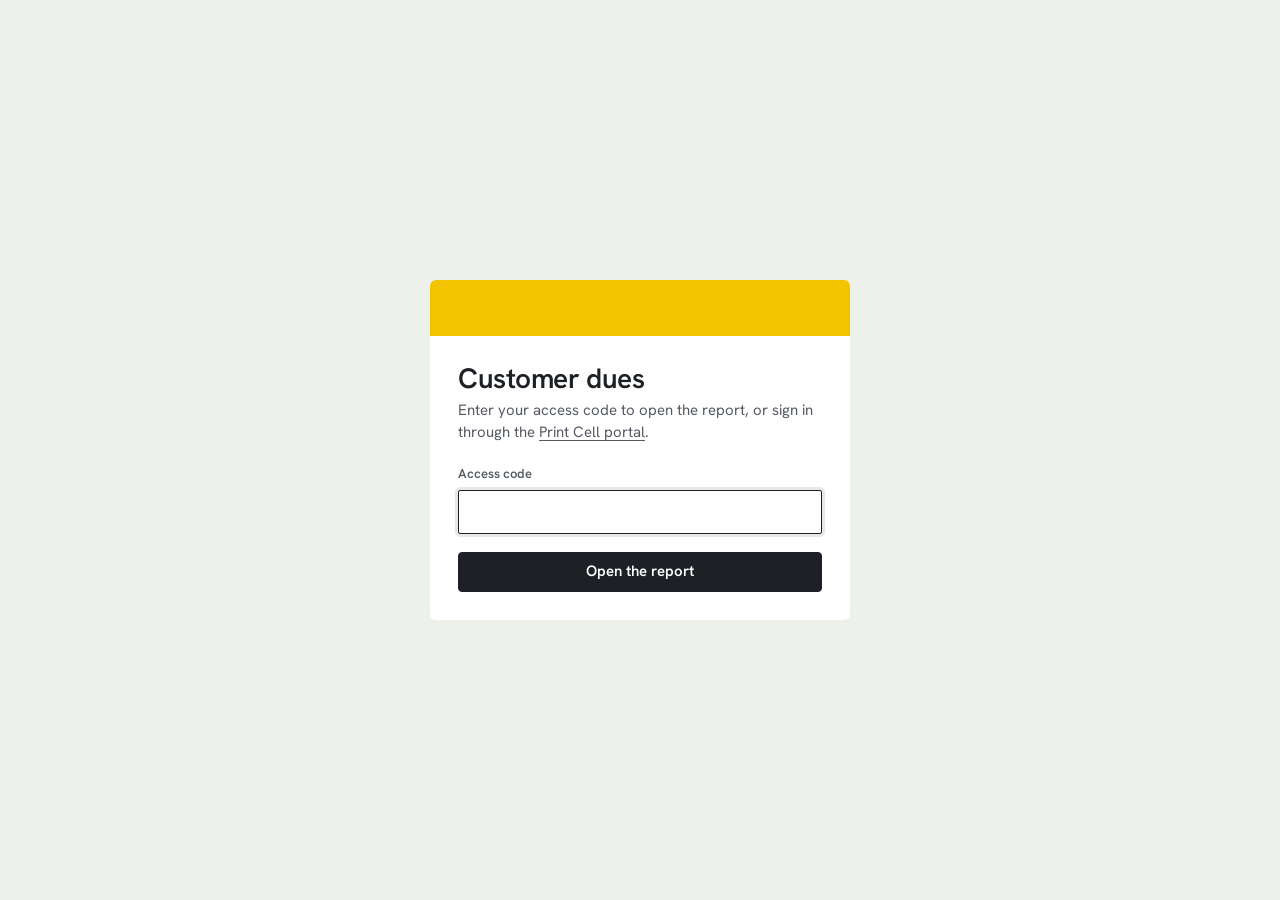
<file: dpr/index.html>
<!doctype html>
<html lang="en">
<head>
<meta charset="utf-8">
<meta name="viewport" content="width=device-width, initial-scale=1">
<meta name="robots" content="noindex, nofollow">
<meta name="theme-color" content="#ffffff">
<title>DPR · Customer dues</title>
<link rel="icon" href="favicon.svg" type="image/svg+xml">
<link rel="preconnect" href="https://fonts.googleapis.com">
<link rel="preconnect" href="https://fonts.gstatic.com" crossorigin>
<link href="https://fonts.googleapis.com/css2?family=Hanken+Grotesk:wght@400;500;600;700&display=swap" rel="stylesheet">
<link rel="stylesheet" href="style.css">
</head>
<body>
  <!-- Access code -->
  <main class="signin hidden" id="login-view">
    <form id="login" class="sheet signin-sheet" autocomplete="off">
      <div class="signin-ink" aria-hidden="true"></div>
      <div class="signin-body">
        <h1>Customer dues</h1>
        <p class="lede">Enter your access code to open the report, or sign in through the <a href="https://printcell.ashutosh-sharma.com/">Print Cell portal</a>.</p>
        <label for="code">Access code</label>
        <input id="code" type="password" autocomplete="current-password" required>
        <button id="open" class="btn wide" type="submit">Open the report</button>
        <p class="msg error" id="login-error" role="alert"></p>
      </div>
    </form>
  </main>
  <p class="boot" id="boot">Loading…</p>

  <div class="shell hidden" id="shell">
    <aside class="rail" aria-label="DPR">
      <div class="who"><strong>Customer dues</strong><span id="asof"></span></div>
      <nav class="views" id="views" aria-label="Views">
        <button type="button" class="view-btn" data-view="customers"><span>Customers</span><small id="n-customers"></small></button>
        <button type="button" class="view-btn" data-view="pdc"><span>Cheques to send</span><small id="n-pdc"></small></button>
        <button type="button" class="view-btn" data-view="sent"><span>Sent cheques</span><small></small></button>
      </nav>
      <nav class="rail-foot" aria-label="Account">
        <a href="https://printcell.ashutosh-sharma.com/" id="portal-link" class="hidden">All apps</a>
        <button type="button" id="signout">Sign out</button>
      </nav>
    </aside>

    <div class="main">
      <!-- Customers -->
      <main class="view hidden" id="customers-view">
        <header class="bar">
          <h1>Customers</h1>
          <div class="search">
            <svg viewBox="0 0 20 20" aria-hidden="true"><circle cx="8.5" cy="8.5" r="5.5"/><path d="m13 13 4 4"/></svg>
            <input id="search" type="search" placeholder="Customer name or GL code" autocomplete="off" aria-label="Search customers">
            <kbd aria-hidden="true">/</kbd>
          </div>
          <select id="sort" aria-label="Sort customers">
            <option value="risk">Worst status first</option>
            <option value="due">Highest dues first</option>
            <option value="name">A to Z</option>
          </select>
          <button type="button" class="btn quiet hidden" id="list-export-open">Export list</button>
        </header>
        <div class="deck" id="deck" role="group" aria-label="Filter by status"></div>

        <div class="work">
          <section class="list-pane" aria-label="Customer list">
            <p class="list-sum" id="list-sum"></p>
            <ul class="clist" id="clist" role="listbox" aria-label="Customers"></ul>
          </section>
          <section class="detail-pane" id="detail-pane" aria-live="polite">
            <div class="placeholder" id="placeholder">
              <p>Pick a customer to see why they have their status, their open bills and their cheques.</p>
              <p class="muted">Use ↑ and ↓ to move through the list.</p>
            </div>
            <article id="detail" class="detail hidden">
              <button type="button" class="link back-sm" id="detail-back">Back to customers</button>
              <header class="d-head">
                <div class="d-sw" id="d-sw"><i></i><b id="d-status"></b></div>
                <div class="d-who">
                  <h2 id="d-name"></h2>
                  <p class="muted" id="d-code"></p>
                </div>
                <button type="button" class="btn quiet small" id="cust-export">Export PDF</button>
              </header>
              <p class="why" id="d-why"></p>

              <section class="ageing" aria-labelledby="age-h">
                <div class="sec-head"><h3 id="age-h">Open bills by age</h3><span class="muted" id="age-note"></span></div>
                <div class="age-bar" id="age-bar" role="group" aria-label="Filter bills by age"></div>
                <div class="age-legend" id="age-legend"></div>
              </section>

              <dl class="facts" id="facts"></dl>

              <div class="tables">
                <section>
                  <div class="sec-head"><h3>Bills</h3><span class="muted" id="bills-count"></span></div>
                  <div class="tbl-wrap" id="bills"></div>
                </section>
                <section>
                  <div class="sec-head"><h3>Cheques (PDC)</h3><span class="muted" id="pdc-count"></span></div>
                  <p class="split" id="pdc-split"></p>
                  <div class="tbl-wrap" id="pdcs"></div>
                </section>
              </div>

              <details class="rules">
                <summary>How the status is decided</summary>
                <ol>
                  <li><i class="dot" style="--i:var(--s-green)"></i>Green: total dues are Rs 2,500 or less.</li>
                  <li><i class="dot" style="--i:var(--s-black)"></i>Black: cheques past their date, and bills past credit + 30 days exceed total PDC.</li>
                  <li><i class="dot" style="--i:var(--s-gray)"></i>Gray: cheques past their date.</li>
                  <li><i class="dot" style="--i:var(--s-blue)"></i>Blue: bills past credit + 30 days exceed total PDC.</li>
                  <li><i class="dot" style="--i:var(--s-red)"></i>Red: bills past credit days exceed total PDC.</li>
                  <li><i class="dot" style="--i:var(--s-yellow)"></i>Yellow: PDC covers bills past credit days, but the oldest bill is past credit days.</li>
                  <li><i class="dot" style="--i:var(--s-green)"></i>Green: none of the above.</li>
                </ol>
                <p>Rules are checked in this order; the first one that applies sets the status.</p>
              </details>
            </article>
          </section>
        </div>
      </main>

      <!-- Cheques to send -->
      <main class="view hidden" id="pdc-view">
        <header class="bar">
          <h1>Cheques to send</h1>
          <div class="search">
            <svg viewBox="0 0 20 20" aria-hidden="true"><circle cx="8.5" cy="8.5" r="5.5"/><path d="m13 13 4 4"/></svg>
            <input id="pdc-q" type="search" placeholder="Customer, PDC no. or cheque no." autocomplete="off" aria-label="Find a cheque">
          </div>
          <select id="pdc-agent" aria-label="Agent"></select>
          <button type="button" class="btn quiet" id="pdc-export">Export PDF</button>
        </header>
        <div class="filters">
          <div class="seg" id="pdc-when" role="group" aria-label="Cheque date"></div>
          <div class="seg" id="pdc-sent" role="group" aria-label="Sent today">
            <button type="button" data-v="all" aria-pressed="true">All</button>
            <button type="button" data-v="unsent" aria-pressed="false">Not sent yet</button>
            <button type="button" data-v="sent" aria-pressed="false">Sent</button>
          </div>
        </div>
        <div class="progress" id="pdc-progress"></div>
        <p class="msg error" id="pdc-msg" role="status"></p>
        <section class="sheet flush"><div class="tbl-wrap" id="pdc-table"></div></section>
      </main>

      <!-- Sent cheques -->
      <main class="view hidden" id="sent-view">
        <header class="bar">
          <h1>Sent cheques</h1>
          <div class="search">
            <svg viewBox="0 0 20 20" aria-hidden="true"><circle cx="8.5" cy="8.5" r="5.5"/><path d="m13 13 4 4"/></svg>
            <input id="sent-q" type="search" placeholder="Customer or cheque no." autocomplete="off" aria-label="Find a sent cheque">
          </div>
          <button type="button" class="btn quiet" id="sent-export">Export Excel</button>
        </header>
        <div class="filters">
          <div class="seg" id="sent-range" role="group" aria-label="Sent">
            <button type="button" data-r="today" aria-pressed="true">Today</button>
            <button type="button" data-r="yesterday" aria-pressed="false">Yesterday</button>
            <button type="button" data-r="week" aria-pressed="false">Last 7 days</button>
          </div>
          <div class="dates">
            <label for="sent-from">From</label><input id="sent-from" type="date">
            <label for="sent-to">to</label><input id="sent-to" type="date">
          </div>
        </div>
        <p class="sum-line" id="sent-counts"></p>
        <p class="msg error" id="sent-msg" role="status"></p>
        <section class="sheet flush"><div class="tbl-wrap" id="sent-table"></div></section>
      </main>
    </div>
  </div>

  <!-- Panel: export the customer list -->
  <div class="scrim hidden" id="scrim"></div>
  <aside class="panel" id="panel" role="dialog" aria-modal="true" aria-labelledby="panel-title" hidden>
    <header class="panel-head">
      <h2 id="panel-title">Export the customer list</h2>
      <button type="button" class="icon-btn" id="panel-close" aria-label="Close">
        <svg viewBox="0 0 20 20" aria-hidden="true"><path d="m5 5 10 10M15 5 5 15"/></svg></button>
    </header>
    <div class="panel-body">
      <p>Customers with these statuses, matching the current search, in the current order. The PDF lists each customer's agent and status.</p>
      <fieldset class="pick-st" id="list-export-st"><legend>Statuses</legend></fieldset>
      <p><button type="button" class="link" id="list-export-all">All</button> · <button type="button" class="link" id="list-export-none">None</button></p>
      <div class="actions"><button type="button" class="btn" id="list-export">Export PDF</button></div>
      <p class="msg" id="list-export-msg" role="status"></p>
    </div>
  </aside>

  <div class="toast hidden" id="toast" role="status" aria-live="polite"><span id="toast-text"></span><button type="button" id="toast-undo">Undo</button></div>

<script src="app.js"></script>
</body>
</html>
</file>
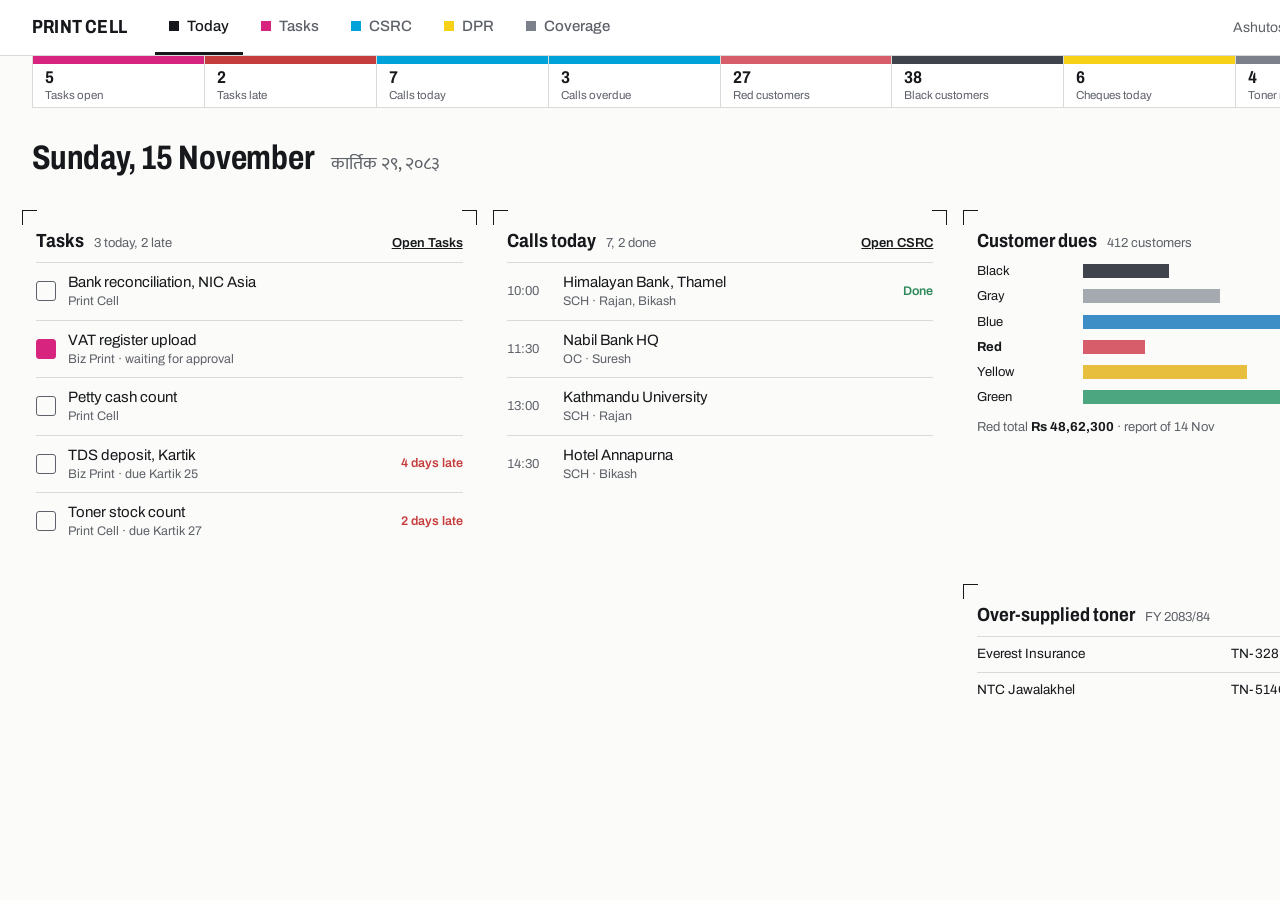
<file: .impeccable/mocks/decision/proof.html>
<!doctype html><html lang="en"><head><meta charset="utf-8">
<link href="https://fonts.googleapis.com/css2?family=Archivo:wdth,wght@75..100,400..700&family=Mukta:wght@500&display=swap" rel="stylesheet">
<style>
*{box-sizing:border-box;margin:0}
:root{--stock:#fbfbf9;--ink:#16181b;--ink2:#5d6168;--rule:#d9dbd6;--reg:#16181b;
--c:#00a3d9;--m:#d6247f;--y:#f7d117;--k:#16181b;--red:#c63d3d;--green:#2f8a5b}
body{width:1440px;height:900px;overflow:hidden;font:15px/1.4 Archivo,sans-serif;color:var(--ink);background:var(--stock)}
.np{font-family:Mukta,sans-serif}
.top{height:56px;display:flex;align-items:center;gap:28px;padding:0 32px;border-bottom:1px solid var(--rule);background:#fff}
.brand{font-weight:700;font-stretch:80%;font-size:19px;letter-spacing:.01em}
nav{display:flex;gap:4px;height:100%}
nav a{display:flex;align-items:center;gap:8px;padding:0 14px;color:var(--ink2);text-decoration:none;font-weight:500;border-bottom:3px solid transparent}
nav a i{width:10px;height:10px;background:var(--d)}
nav a.on{color:var(--ink);border-color:var(--ink)}
.top .me{margin-left:auto;color:var(--ink2);font-size:14px}
/* the colour control strip: one patch per live figure */
.strip{display:flex;height:52px;margin:0 32px;border:1px solid var(--rule);border-top:0;background:#fff}
.strip div{flex:1;display:flex;flex-direction:column;justify-content:center;padding:0 12px;border-left:1px solid var(--rule);position:relative}
.strip div:first-child{border-left:0}
.strip div::before{content:"";position:absolute;left:0;right:0;top:0;height:8px;background:var(--p)}
.strip b{font-size:17px;font-weight:700;font-stretch:85%;font-variant-numeric:tabular-nums;margin-top:6px}
.strip small{font-size:11.5px;color:var(--ink2);margin-top:-3px}
.page{padding:26px 32px;display:grid;grid-template-columns:1fr 1fr 1fr;gap:28px 36px}
.title{grid-column:1/-1;display:flex;align-items:baseline;gap:16px}
.title h1{font-size:34px;font-weight:700;font-stretch:78%;letter-spacing:-.005em}
.title .np{color:var(--ink2);font-size:18px}
/* each work area sits inside trim marks instead of a box */
.area{position:relative;padding:18px 4px 6px}
.area::before,.area::after{content:"";position:absolute;width:14px;height:14px;border-color:var(--ink);border-style:solid}
.area::before{left:-10px;top:0;border-width:1px 0 0 1px}
.area::after{right:-10px;top:0;border-width:1px 1px 0 0}
.hd{display:flex;align-items:baseline;gap:10px;margin-bottom:8px}
.hd h2{font-size:19px;font-weight:700;font-stretch:85%}.hd span{color:var(--ink2);font-size:13px}
.hd a{margin-left:auto;font-size:13px;font-weight:600;color:var(--ink)}
ul{list-style:none;padding:0}
li{display:flex;gap:12px;align-items:center;padding:9px 0;border-top:1px solid var(--rule)}
.box{width:20px;height:20px;border:1.5px solid var(--ink2);border-radius:3px;flex:none}
.box.done{background:var(--m);border-color:var(--m)}
.t{flex:1}.t small{display:block;color:var(--ink2);font-size:12.5px}
.late{color:var(--red);font-weight:600;font-size:12.5px}
.time{width:44px;color:var(--ink2);font-size:13px;font-variant-numeric:tabular-nums}
.ok{color:var(--green);font-weight:600;font-size:12.5px}
.bars{display:flex;flex-direction:column;gap:7px;margin-top:6px}
.bar{display:grid;grid-template-columns:96px 1fr 42px;align-items:center;gap:10px;font-size:13px}
.bar i{display:block;height:14px;background:var(--s)}
.bar b{text-align:right;font-variant-numeric:tabular-nums}
.sel{font-weight:700}
.note{margin-top:12px;font-size:13px;color:var(--ink2)}.note b{color:var(--ink)}
td{padding:8px 0;border-top:1px solid var(--rule);font-size:13.5px}
table{width:100%;border-collapse:collapse}
td.n{text-align:right;font-variant-numeric:tabular-nums}
.red{color:var(--red);font-weight:700}
</style></head><body>
<div class="top"><span class="brand">PRINT CELL</span>
  <nav><a class="on" href="#" style="--d:var(--k)"><i></i>Today</a><a href="#" style="--d:var(--m)"><i></i>Tasks</a><a href="#" style="--d:var(--c)"><i></i>CSRC</a><a href="#" style="--d:var(--y)"><i></i>DPR</a><a href="#" style="--d:#7b808a"><i></i>Coverage</a></nav>
  <span class="me">Ashutosh Sharma · Settings</span></div>
<div class="strip">
  <div style="--p:var(--m)"><b>5</b><small>Tasks open</small></div>
  <div style="--p:var(--red)"><b>2</b><small>Tasks late</small></div>
  <div style="--p:var(--c)"><b>7</b><small>Calls today</small></div>
  <div style="--p:var(--c);opacity:1"><b>3</b><small>Calls overdue</small></div>
  <div style="--p:#d65d69"><b>27</b><small>Red customers</small></div>
  <div style="--p:#3f434b"><b>38</b><small>Black customers</small></div>
  <div style="--p:var(--y)"><b>6</b><small>Cheques today</small></div>
  <div style="--p:#7b808a"><b>4</b><small>Toner red</small></div>
</div>
<div class="page">
  <div class="title"><h1>Sunday, 15 November</h1><span class="np">कार्तिक २९, २०८३</span></div>
  <div class="area"><div class="hd"><h2>Tasks</h2><span>3 today, 2 late</span><a href="#">Open Tasks</a></div>
    <ul><li><span class="box"></span><span class="t">Bank reconciliation, NIC Asia<small>Print Cell</small></span></li>
    <li><span class="box done"></span><span class="t">VAT register upload<small>Biz Print · waiting for approval</small></span></li>
    <li><span class="box"></span><span class="t">Petty cash count<small>Print Cell</small></span></li>
    <li><span class="box"></span><span class="t">TDS deposit, Kartik<small>Biz Print · due Kartik 25</small></span><span class="late">4 days late</span></li>
    <li><span class="box"></span><span class="t">Toner stock count<small>Print Cell · due Kartik 27</small></span><span class="late">2 days late</span></li></ul></div>
  <div class="area"><div class="hd"><h2>Calls today</h2><span>7, 2 done</span><a href="#">Open CSRC</a></div>
    <ul><li><span class="time">10:00</span><span class="t">Himalayan Bank, Thamel<small>SCH · Rajan, Bikash</small></span><span class="ok">Done</span></li>
    <li><span class="time">11:30</span><span class="t">Nabil Bank HQ<small>OC · Suresh</small></span></li>
    <li><span class="time">13:00</span><span class="t">Kathmandu University<small>SCH · Rajan</small></span></li>
    <li><span class="time">14:30</span><span class="t">Hotel Annapurna<small>SCH · Bikash</small></span></li></ul></div>
  <div class="area"><div class="hd"><h2>Customer dues</h2><span>412 customers</span><a href="#">Open DPR</a></div>
    <div class="bars">
      <div class="bar" style="--s:#3f434b"><span>Black</span><i style="width:32%"></i><b>38</b></div>
      <div class="bar" style="--s:#a5a9b0"><span>Gray</span><i style="width:51%"></i><b>61</b></div>
      <div class="bar" style="--s:#3d8dc6"><span>Blue</span><i style="width:79%"></i><b>94</b></div>
      <div class="bar sel" style="--s:#d65d69"><span>Red</span><i style="width:23%"></i><b>27</b></div>
      <div class="bar" style="--s:#e8be3e"><span>Yellow</span><i style="width:61%"></i><b>73</b></div>
      <div class="bar" style="--s:#4ca680"><span>Green</span><i style="width:100%"></i><b>119</b></div></div>
    <p class="note">Red total <b>Rs 48,62,300</b> · report of 14 Nov</p></div>
  <div class="area" style="grid-column:3"><div class="hd"><h2>Over-supplied toner</h2><span>FY 2083/84</span><a href="#">Open Coverage</a></div>
    <table><tr><td>Everest Insurance</td><td>TN-328K</td><td class="n red">+6</td></tr>
    <tr><td>NTC Jawalakhel</td><td>TN-514C</td><td class="n red">+4</td></tr></table></div>
</div></body></html>
</file>
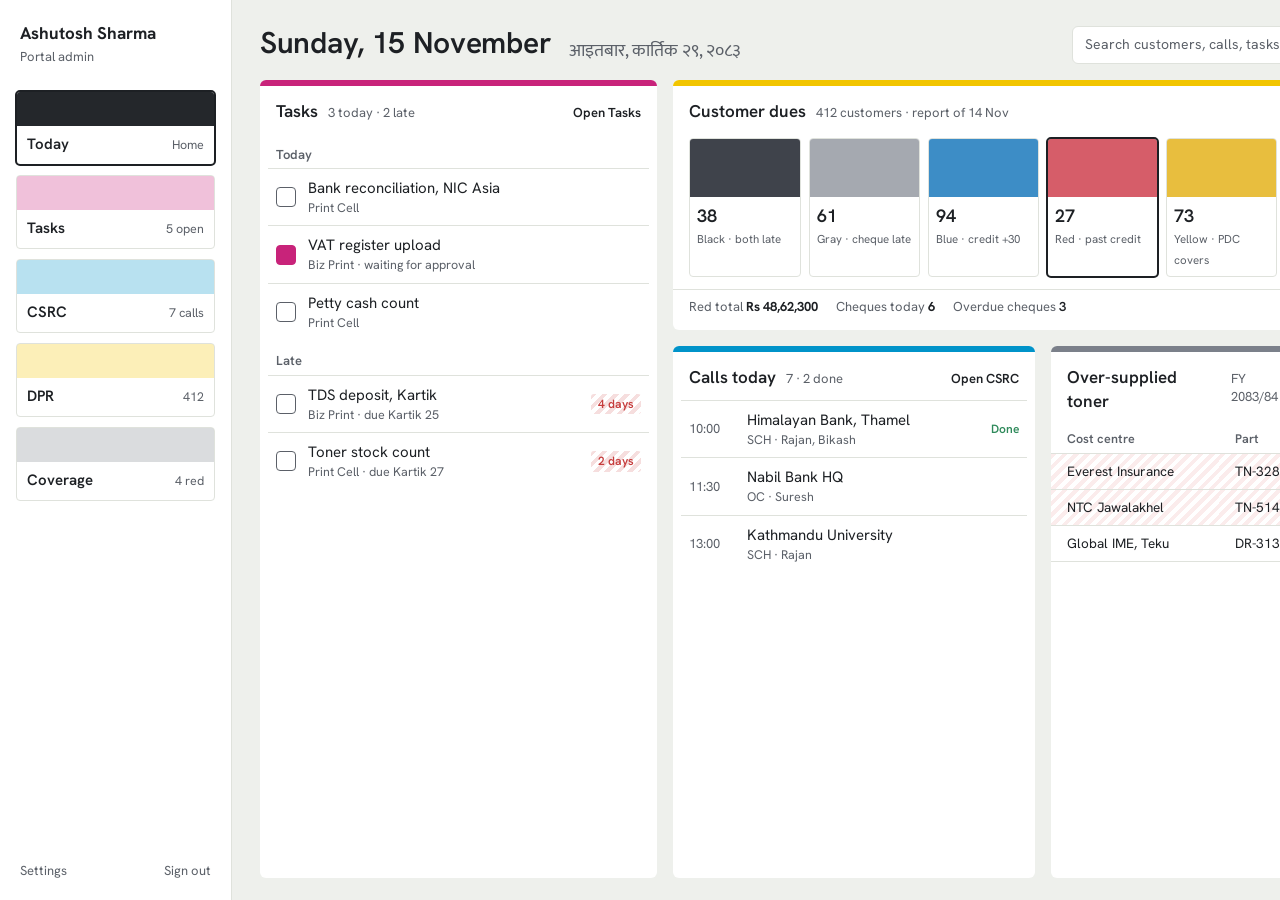
<file: .impeccable/mocks/decision/swatch.html>
<!doctype html><html lang="en"><head><meta charset="utf-8">
<link href="https://fonts.googleapis.com/css2?family=Hanken+Grotesk:wght@400;500;600;700&family=Mukta:wght@500;600&display=swap" rel="stylesheet">
<style>
*{box-sizing:border-box;margin:0}
:root{--paper:#fff;--desk:#eef0ec;--ink:#1d2024;--ink2:#5b6068;--rule:#dfe2dc;
--c:#0093c9;--m:#c8237a;--y:#f2c500;--k:#24272b;--red:#c63d3d;--green:#2f8a5b}
body{width:1440px;height:900px;overflow:hidden;font:15px/1.4 "Hanken Grotesk",sans-serif;color:var(--ink);background:var(--desk);display:grid;grid-template-columns:232px 1fr}
.np{font-family:Mukta,sans-serif}
/* rail: the apps as a stack of swatch chips */
.rail{background:var(--paper);border-right:1px solid var(--rule);padding:20px 16px;display:flex;flex-direction:column;gap:10px}
.who{padding:2px 4px 14px}.who b{font-size:17px;display:block}.who span{color:var(--ink2);font-size:13px}
.chip{border:1px solid var(--rule);border-radius:4px;overflow:hidden;background:var(--paper)}
.chip i{display:block;height:34px;background:var(--ink-c)}
.chip div{padding:8px 10px 9px;display:flex;justify-content:space-between;align-items:baseline}
.chip b{font-weight:600}.chip small{color:var(--ink2);font-variant-numeric:tabular-nums}
.chip.on{outline:2px solid var(--ink);outline-offset:-1px}
.chip:not(.on) i{opacity:.28}
.rail .foot{margin-top:auto;font-size:13px;color:var(--ink2);display:flex;justify-content:space-between;padding:0 4px}
main{padding:22px 28px;display:grid;grid-template-columns:1.1fr 1fr 1fr;grid-template-rows:auto auto 1fr;gap:16px}
header{grid-column:1/-1;display:flex;align-items:flex-end;gap:18px}
header h1{font-size:30px;font-weight:600;letter-spacing:-.01em}
header .np{font-size:18px;color:var(--ink2)}
.search{margin-left:auto;width:340px;height:38px;border:1px solid var(--rule);border-radius:6px;background:var(--paper);padding:0 12px;display:flex;align-items:center;color:var(--ink2);font-size:14px;gap:8px}
kbd{margin-left:auto;font:12px "Hanken Grotesk";border:1px solid var(--rule);border-radius:4px;padding:1px 6px}
section{background:var(--paper);border-radius:6px;display:flex;flex-direction:column;overflow:hidden}
.band{height:6px;background:var(--b)}
.hd{display:flex;align-items:baseline;gap:10px;padding:14px 16px 10px}
.hd h2{font-size:17px;font-weight:600}.hd span{color:var(--ink2);font-size:13px}.hd a{margin-left:auto;font-size:13px;color:var(--ink);font-weight:600;text-decoration:none}
.tasks{grid-row:2/4}
ul{list-style:none;padding:0 8px}
li{display:flex;align-items:center;gap:12px;padding:9px 8px;border-top:1px solid var(--rule)}
.box{width:20px;height:20px;border:1.5px solid var(--ink2);border-radius:4px;flex:none}
.box.done{background:var(--m);border-color:var(--m)}
li .t{flex:1}li .t small{display:block;color:var(--ink2);font-size:12.5px}
.late{font-size:12px;font-weight:600;padding:2px 7px;border-radius:3px;background:repeating-linear-gradient(135deg,#f6dede 0 4px,#fff 4px 8px);color:var(--red)}
.sub{padding:12px 16px 4px;font-size:13px;color:var(--ink2);font-weight:600}
.time{font-variant-numeric:tabular-nums;color:var(--ink2);width:46px;font-size:13px}
.st{font-size:12px;font-weight:600;color:var(--green)}
/* DPR: statuses as swatch chips with a label strip */
.deck{display:grid;grid-template-columns:repeat(6,1fr);gap:8px;padding:4px 16px 12px}
.sw{border:1px solid var(--rule);border-radius:4px;overflow:hidden}
.sw i{display:block;height:58px;background:var(--s)}
.sw div{padding:6px 7px}.sw b{display:block;font-size:18px;font-weight:600;font-variant-numeric:tabular-nums}.sw small{font-size:11.5px;color:var(--ink2)}
.sw.sel{outline:2px solid var(--ink);outline-offset:-1px}
.ramp{display:flex;height:8px;margin:0 16px 4px;border-radius:2px;overflow:hidden}
.foot2{padding:8px 16px 14px;font-size:13px;color:var(--ink2);display:flex;gap:18px;margin-top:auto;border-top:1px solid var(--rule)}
.foot2 b{color:var(--ink)}
table{border-collapse:collapse;width:100%;font-size:13.5px}
th{text-align:left;font-weight:600;color:var(--ink2);font-size:12.5px;padding:6px 16px;border-bottom:1px solid var(--rule)}
td{padding:8px 16px;border-bottom:1px solid var(--rule);font-variant-numeric:tabular-nums}
td.n{text-align:right}
.red{color:var(--red);font-weight:600}
.hatch{background:repeating-linear-gradient(135deg,#fbecec 0 4px,#fff 4px 8px)}
</style></head><body>
<aside class="rail">
  <div class="who"><b>Ashutosh Sharma</b><span>Portal admin</span></div>
  <div class="chip on" style="--ink-c:var(--k)"><i></i><div><b>Today</b><small>Home</small></div></div>
  <div class="chip" style="--ink-c:var(--m)"><i></i><div><b>Tasks</b><small>5 open</small></div></div>
  <div class="chip" style="--ink-c:var(--c)"><i></i><div><b>CSRC</b><small>7 calls</small></div></div>
  <div class="chip" style="--ink-c:var(--y)"><i></i><div><b>DPR</b><small>412</small></div></div>
  <div class="chip" style="--ink-c:#7b808a"><i></i><div><b>Coverage</b><small>4 red</small></div></div>
  <div class="foot"><span>Settings</span><span>Sign out</span></div>
</aside>
<main>
  <header><h1>Sunday, 15 November</h1><span class="np">आइतबार, कार्तिक २९, २०८३</span>
    <div class="search">Search customers, calls, tasks<kbd>/</kbd></div></header>
  <section class="tasks" style="--b:var(--m)"><i class="band"></i>
    <div class="hd"><h2>Tasks</h2><span>3 today · 2 late</span><a href="#">Open Tasks</a></div>
    <p class="sub">Today</p>
    <ul>
      <li><span class="box"></span><span class="t">Bank reconciliation, NIC Asia<small>Print Cell</small></span></li>
      <li><span class="box done"></span><span class="t">VAT register upload<small>Biz Print · waiting for approval</small></span></li>
      <li><span class="box"></span><span class="t">Petty cash count<small>Print Cell</small></span></li>
    </ul>
    <p class="sub">Late</p>
    <ul>
      <li><span class="box"></span><span class="t">TDS deposit, Kartik<small>Biz Print · due Kartik 25</small></span><span class="late">4 days</span></li>
      <li><span class="box"></span><span class="t">Toner stock count<small>Print Cell · due Kartik 27</small></span><span class="late">2 days</span></li>
    </ul>
  </section>
  <section style="--b:var(--y);grid-column:2/4;grid-row:2"><i class="band"></i>
    <div class="hd"><h2>Customer dues</h2><span>412 customers · report of 14 Nov</span><a href="#">Open DPR</a></div>
    <div class="deck">
      <div class="sw" style="--s:#3f434b"><i></i><div><b>38</b><small>Black · both late</small></div></div>
      <div class="sw" style="--s:#a5a9b0"><i></i><div><b>61</b><small>Gray · cheque late</small></div></div>
      <div class="sw" style="--s:#3d8dc6"><i></i><div><b>94</b><small>Blue · credit +30</small></div></div>
      <div class="sw sel" style="--s:#d65d69"><i></i><div><b>27</b><small>Red · past credit</small></div></div>
      <div class="sw" style="--s:#e8be3e"><i></i><div><b>73</b><small>Yellow · PDC covers</small></div></div>
      <div class="sw" style="--s:#4ca680"><i></i><div><b>119</b><small>Green · in terms</small></div></div>
    </div>
    <div class="foot2"><span>Red total <b>Rs 48,62,300</b></span><span>Cheques today <b>6</b></span><span>Overdue cheques <b class="red">3</b></span></div>
  </section>
  <section style="--b:var(--c)"><i class="band"></i>
    <div class="hd"><h2>Calls today</h2><span>7 · 2 done</span><a href="#">Open CSRC</a></div>
    <ul>
      <li><span class="time">10:00</span><span class="t">Himalayan Bank, Thamel<small>SCH · Rajan, Bikash</small></span><span class="st">Done</span></li>
      <li><span class="time">11:30</span><span class="t">Nabil Bank HQ<small>OC · Suresh</small></span></li>
      <li><span class="time">13:00</span><span class="t">Kathmandu University<small>SCH · Rajan</small></span></li>
    </ul>
  </section>
  <section style="--b:#7b808a"><i class="band"></i>
    <div class="hd"><h2>Over-supplied toner</h2><span>FY 2083/84</span><a href="#">Open Coverage</a></div>
    <table><tr><th>Cost centre</th><th>Part</th><th class="n">Excess</th></tr>
      <tr class="hatch"><td>Everest Insurance</td><td>TN-328K</td><td class="n red">+6</td></tr>
      <tr class="hatch"><td>NTC Jawalakhel</td><td>TN-514C</td><td class="n red">+4</td></tr>
      <tr><td>Global IME, Teku</td><td>DR-313</td><td class="n">+1</td></tr></table>
  </section>
</main></body></html>
</file>
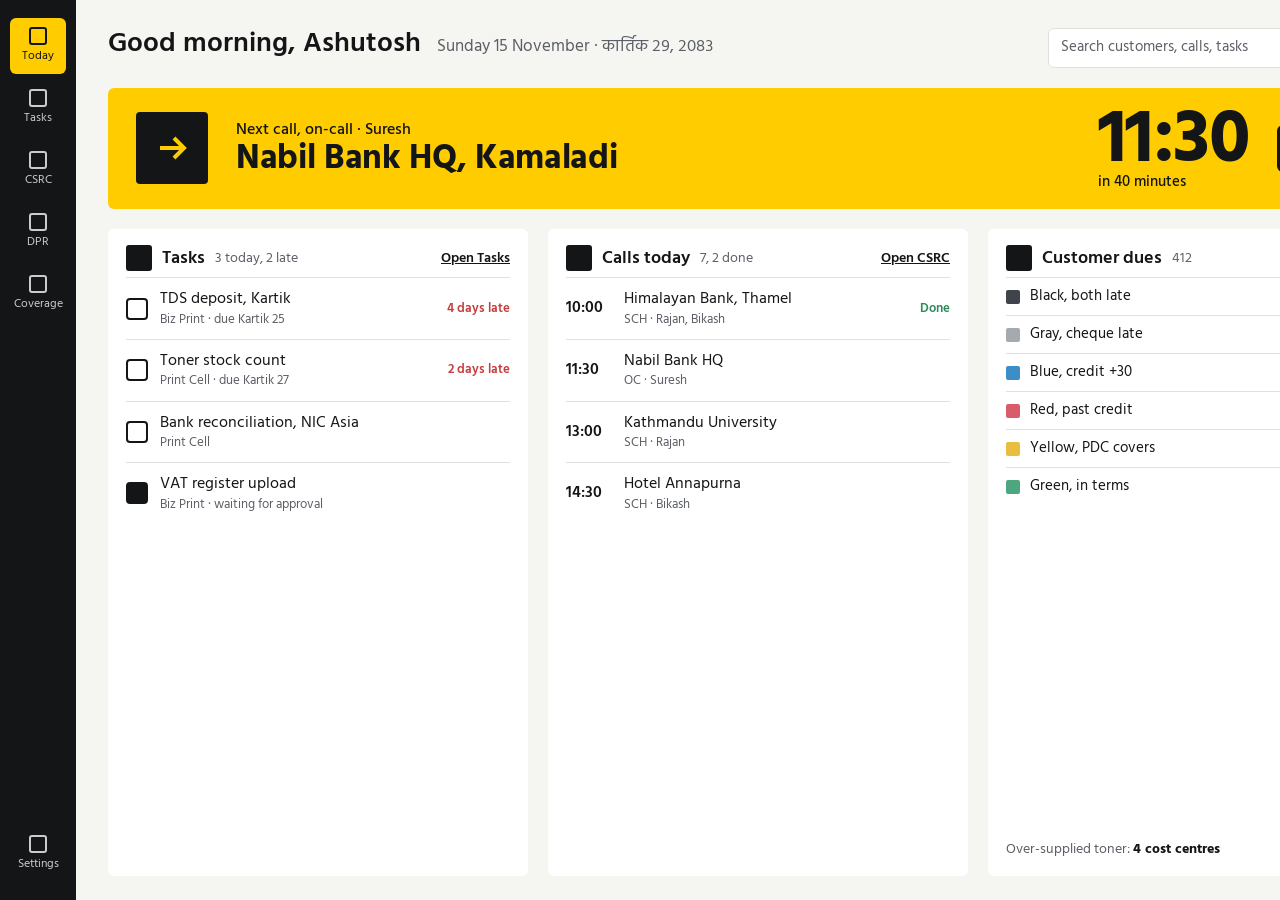
<file: .impeccable/mocks/decision/wayfinding.html>
<!doctype html><html lang="en"><head><meta charset="utf-8">
<link href="https://fonts.googleapis.com/css2?family=Hind:wght@400;500;600;700&display=swap" rel="stylesheet">
<style>
*{box-sizing:border-box;margin:0}
:root{--ground:#f5f5f2;--panel:#fff;--ink:#141517;--ink2:#5b5f66;--rule:#e0e1dc;--sign:#ffcc00;--red:#c63d3d;--green:#2f8a5b}
body{width:1440px;height:900px;overflow:hidden;font:16px/1.4 Hind,sans-serif;color:var(--ink);background:var(--ground);display:grid;grid-template-columns:76px 1fr}
.rail{background:var(--ink);display:flex;flex-direction:column;align-items:center;padding:18px 0;gap:6px}
.rail a{width:56px;height:56px;border-radius:6px;display:flex;flex-direction:column;align-items:center;justify-content:center;color:#c9cbd0;text-decoration:none;font-size:11.5px;gap:3px}
.rail a i{width:18px;height:18px;border:2px solid currentColor;border-radius:3px}
.rail a.on{background:var(--sign);color:var(--ink)}
.rail .sp{flex:1}
main{padding:24px 32px;display:flex;flex-direction:column;gap:20px}
header{display:flex;align-items:baseline;gap:16px}
header h1{font-size:28px;font-weight:600}header span{color:var(--ink2);font-size:17px}
header .q{margin-left:auto;width:360px;height:40px;background:var(--panel);border:1px solid var(--rule);border-radius:6px;padding:0 12px;display:flex;align-items:center;color:var(--ink2);font-size:15px}
/* the sign band: only the next decision, in yellow */
.sign{background:var(--sign);border-radius:6px;display:grid;grid-template-columns:auto 1fr auto auto;align-items:center;gap:28px;padding:20px 28px}
.arrow{width:72px;height:72px;background:var(--ink);border-radius:4px;display:flex;align-items:center;justify-content:center}
.arrow svg{width:40px;height:40px;stroke:var(--sign);stroke-width:4;fill:none}
.sign .what{font-size:16px;font-weight:500}.sign .what b{display:block;font-size:34px;font-weight:700;line-height:1.05;letter-spacing:-.01em}
.sign .big{font-size:76px;font-weight:700;line-height:.9;font-variant-numeric:tabular-nums;letter-spacing:-.02em}
.sign .big small{display:block;font-size:15px;font-weight:500;letter-spacing:0}
.sign .go{background:var(--ink);color:#fff;border-radius:6px;padding:12px 18px;font-weight:600}
.grid{display:grid;grid-template-columns:1fr 1fr 1fr;gap:20px;flex:1;min-height:0}
section{background:var(--panel);border-radius:6px;padding:16px 18px;display:flex;flex-direction:column}
.hd{display:flex;align-items:center;gap:10px;margin-bottom:6px}
.hd .pic{width:26px;height:26px;background:var(--ink);border-radius:3px}
.hd h2{font-size:18px;font-weight:600}.hd span{color:var(--ink2);font-size:14px}.hd a{margin-left:auto;font-size:14px;font-weight:600;color:var(--ink)}
ul{list-style:none;padding:0}
li{display:flex;align-items:center;gap:12px;padding:10px 0;border-top:1px solid var(--rule)}
.box{width:22px;height:22px;border:2px solid var(--ink);border-radius:4px;flex:none}.box.done{background:var(--ink)}
.t{flex:1}.t small{display:block;color:var(--ink2);font-size:13px}
.late{color:var(--red);font-weight:600;font-size:13px}
.time{width:46px;font-weight:600;font-variant-numeric:tabular-nums}
.ok{color:var(--green);font-weight:600;font-size:13px}
.row{display:grid;grid-template-columns:14px 1fr auto;gap:10px;align-items:center;padding:8px 0;border-top:1px solid var(--rule);font-size:15px}
.row i{width:14px;height:14px;border-radius:2px;background:var(--s)}.row b{font-variant-numeric:tabular-nums}
.sum{margin-top:auto;padding-top:10px;color:var(--ink2);font-size:14px}.sum b{color:var(--ink)}
.red{color:var(--red);font-weight:700}
</style></head><body>
<nav class="rail"><a class="on" href="#"><i></i>Today</a><a href="#"><i></i>Tasks</a><a href="#"><i></i>CSRC</a><a href="#"><i></i>DPR</a><a href="#"><i></i>Coverage</a><span class="sp"></span><a href="#"><i></i>Settings</a></nav>
<main>
  <header><h1>Good morning, Ashutosh</h1><span>Sunday 15 November · कार्तिक २९, २०८३</span><div class="q">Search customers, calls, tasks</div></header>
  <div class="sign">
    <div class="arrow"><svg viewBox="0 0 40 40"><path d="M8 20h24M22 10l10 10-10 10"/></svg></div>
    <div class="what">Next call, on-call · Suresh<b>Nabil Bank HQ, Kamaladi</b></div>
    <div class="big">11:30<small>in 40 minutes</small></div>
    <span class="go">Open call</span>
  </div>
  <div class="grid">
    <section><div class="hd"><i class="pic"></i><h2>Tasks</h2><span>3 today, 2 late</span><a href="#">Open Tasks</a></div>
      <ul><li><span class="box"></span><span class="t">TDS deposit, Kartik<small>Biz Print · due Kartik 25</small></span><span class="late">4 days late</span></li>
      <li><span class="box"></span><span class="t">Toner stock count<small>Print Cell · due Kartik 27</small></span><span class="late">2 days late</span></li>
      <li><span class="box"></span><span class="t">Bank reconciliation, NIC Asia<small>Print Cell</small></span></li>
      <li><span class="box done"></span><span class="t">VAT register upload<small>Biz Print · waiting for approval</small></span></li></ul></section>
    <section><div class="hd"><i class="pic"></i><h2>Calls today</h2><span>7, 2 done</span><a href="#">Open CSRC</a></div>
      <ul><li><span class="time">10:00</span><span class="t">Himalayan Bank, Thamel<small>SCH · Rajan, Bikash</small></span><span class="ok">Done</span></li>
      <li><span class="time">11:30</span><span class="t">Nabil Bank HQ<small>OC · Suresh</small></span></li>
      <li><span class="time">13:00</span><span class="t">Kathmandu University<small>SCH · Rajan</small></span></li>
      <li><span class="time">14:30</span><span class="t">Hotel Annapurna<small>SCH · Bikash</small></span></li></ul></section>
    <section><div class="hd"><i class="pic"></i><h2>Customer dues</h2><span>412</span><a href="#">Open DPR</a></div>
      <div class="row" style="--s:#3f434b"><i></i><span>Black, both late</span><b>38</b></div>
      <div class="row" style="--s:#a5a9b0"><i></i><span>Gray, cheque late</span><b>61</b></div>
      <div class="row" style="--s:#3d8dc6"><i></i><span>Blue, credit +30</span><b>94</b></div>
      <div class="row" style="--s:#d65d69"><i></i><span>Red, past credit</span><b>27</b></div>
      <div class="row" style="--s:#e8be3e"><i></i><span>Yellow, PDC covers</span><b>73</b></div>
      <div class="row" style="--s:#4ca680"><i></i><span>Green, in terms</span><b>119</b></div>
      <p class="sum">Over-supplied toner: <b class="red">4 cost centres</b></p></section>
  </div>
</main></body></html>
</file>
<file: dpr/style.css>
/* DPR: a page of the Print Cell swatch book. App ink: yellow. Statuses are swatches. See DESIGN.md. */
:root {
  --desk: #eef0ec;  --paper: #ffffff;  --soft: #f5f6f3;
  --ink: #1d2024;   --ink-2: #555a62;  --ink-3: #62676f;
  --rule: #e2e4df;  --rule-2: #cdd0ca;
  --k: #24272b;  --y: #f2c500;  --y-text: #7a5f00;
  --s-black: #3f434b; --s-gray: #a5a9b0; --s-blue: #3d8dc6; --s-red: #d65d69; --s-yellow: #e8be3e; --s-green: #4ca680;
  --bad: #b3343a;  --bad-soft: #fbeceb;  --warn: #8a6608;  --warn-soft: #fcf4dd;  --ok: #2a7a50;  --ok-soft: #e8f4ed;
  --r: 4px;  --r-lg: 6px;
  --ease: cubic-bezier(.16, 1, .3, 1);
  --lift: 0 1px 2px rgba(29, 32, 36, .06), 0 12px 32px -12px rgba(29, 32, 36, .22);
  color-scheme: light;
}
* { box-sizing: border-box; }
html { -webkit-text-size-adjust: 100%; }
body { margin: 0; min-height: 100vh; background: var(--desk); color: var(--ink);
  font: 15px/1.45 "Hanken Grotesk", system-ui, sans-serif; font-variant-numeric: tabular-nums; }
h1, h2, h3, p { margin: 0; }
h1 { font-size: 28px; line-height: 1.15; font-weight: 600; letter-spacing: -.015em; }
h2 { font-size: 22px; line-height: 1.2; font-weight: 600; letter-spacing: -.01em; }
h3 { font-size: 15px; font-weight: 600; }
::selection { background: rgba(242, 197, 0, .35); }
a { color: inherit; text-underline-offset: 3px; text-decoration-thickness: 1px; }
:focus-visible { outline: 2px solid var(--ink); outline-offset: 2px; border-radius: 2px; }
* { scrollbar-width: thin; scrollbar-color: var(--rule-2) transparent; }
[hidden], .hidden { display: none !important; }
svg { width: 18px; height: 18px; fill: none; stroke: currentColor; stroke-width: 1.6; stroke-linecap: round; stroke-linejoin: round; flex: none; }
.boot { padding: 40px; color: var(--ink-3); }
.muted { color: var(--ink-3); }
.dot { display: inline-block; width: 10px; height: 10px; border-radius: 2px; background: var(--i); margin-right: 8px; vertical-align: -1px; flex: none; }

/* ---------- controls ---------- */
label { display: block; font-size: 13px; font-weight: 600; color: var(--ink-2); margin: 0 0 6px; }
input, select { font: inherit; color: var(--ink); height: 40px; padding: 0 12px; background: var(--paper);
  border: 1px solid var(--rule-2); border-radius: var(--r); }
input::placeholder { color: var(--ink-3); }
input:hover, select:hover { border-color: var(--ink-3); }
input:focus, select:focus { outline: none; border-color: var(--ink); box-shadow: 0 0 0 3px rgba(29, 32, 36, .1); }
input[type="checkbox"] { width: 20px; height: 20px; padding: 0; margin: 0; accent-color: var(--ink); cursor: pointer; }
.btn { font: inherit; font-weight: 600; height: 40px; padding: 0 16px; border-radius: var(--r); cursor: pointer; white-space: nowrap;
  background: var(--ink); color: #fff; border: 1px solid var(--ink); display: inline-flex; align-items: center; justify-content: center; gap: 8px;
  transition: background .15s, transform .15s var(--ease); }
.btn:hover { background: #000; }
.btn:active { transform: translateY(1px); }
.btn:disabled { opacity: .5; cursor: progress; }
.btn.quiet { background: var(--paper); color: var(--ink); border-color: var(--rule-2); }
.btn.quiet:hover { border-color: var(--ink-3); background: var(--soft); }
.btn.small { height: 34px; padding: 0 12px; font-size: 14px; }
.btn.wide { width: 100%; margin-top: 18px; }
.icon-btn { width: 36px; height: 36px; display: grid; place-items: center; border: 0; border-radius: var(--r); background: transparent; color: var(--ink-2); cursor: pointer; }
.icon-btn:hover { background: var(--soft); color: var(--ink); }
.link { font: inherit; font-size: 14px; font-weight: 600; color: var(--ink); background: none; border: 0; padding: 4px 0; cursor: pointer;
  text-decoration: underline; text-decoration-color: var(--rule-2); text-underline-offset: 4px; }
.link:hover { text-decoration-color: var(--ink); }
.msg { font-size: 14px; color: var(--ink-2); }
.msg:empty { display: none; }
.msg.error { color: var(--bad); }
kbd { font: 600 12px/1 "Hanken Grotesk", sans-serif; color: var(--ink-3); border: 1px solid var(--rule-2); border-radius: 3px; padding: 3px 6px; }
.search { position: relative; width: min(340px, 100%); height: 40px; display: flex; align-items: center; gap: 8px; padding: 0 10px 0 12px;
  background: var(--paper); border: 1px solid var(--rule-2); border-radius: var(--r); color: var(--ink-3); }
.search:focus-within { border-color: var(--ink); box-shadow: 0 0 0 3px rgba(29, 32, 36, .1); }
.search input { flex: 1; min-width: 0; border: 0; height: 38px; padding: 0; background: transparent; }
.search input:focus { box-shadow: none; }
.seg { display: inline-flex; flex-wrap: wrap; border: 1px solid var(--rule-2); border-radius: var(--r); overflow: hidden; background: var(--paper); }
.seg button { font: inherit; font-size: 14px; color: var(--ink-2); background: none; border: 0; border-left: 1px solid var(--rule); padding: 0 14px; height: 38px;
  cursor: pointer; display: inline-flex; align-items: center; gap: 7px; }
.seg button:first-child { border-left: 0; }
.seg button:hover { color: var(--ink); background: var(--soft); }
.seg button[aria-pressed="true"] { color: var(--ink); font-weight: 600; background: var(--soft); box-shadow: inset 0 -2px 0 var(--ink); }
.seg button b { font-weight: 600; color: var(--ink); }
.seg button i { width: 10px; height: 10px; border-radius: 2px; background: var(--i); }

/* ---------- sheets ---------- */
.sheet { background: var(--paper); border-radius: var(--r-lg); overflow: hidden; }
.sheet::before { content: ""; display: block; height: 6px; background: var(--band, var(--y)); }

/* ---------- sign in ---------- */
.signin { min-height: 100vh; display: grid; place-items: center; padding: 24px 16px; }
.signin-sheet { width: min(420px, 100%); }
.signin-sheet::before { display: none; }
.signin-ink { height: 56px; background: var(--y); }
.signin-body { padding: 26px 28px 28px; }
.signin-body input { width: 100%; height: 44px; }
.lede { color: var(--ink-2); margin: 6px 0 22px; }
.signin-body .msg { margin-top: 12px; }

/* ---------- shell ---------- */
.shell { display: grid; grid-template-columns: 232px minmax(0, 1fr); min-height: 100vh; }
.rail { background: var(--paper); border-right: 1px solid var(--rule); padding: 0 16px 16px; display: flex; flex-direction: column; gap: 18px;
  position: sticky; top: 0; height: 100vh; }
.rail::before { content: ""; height: 30px; margin: 0 -16px; background: var(--y); flex: none; }
.who { display: grid; padding: 0 4px; }
.who strong { font-size: 17px; font-weight: 600; }
.who span { font-size: 13px; color: var(--ink-3); }
.views { display: flex; flex-direction: column; gap: 2px; }
.view-btn { font: inherit; color: var(--ink-2); background: none; border: 0; border-radius: var(--r); padding: 8px 10px; text-align: left; cursor: pointer;
  display: flex; flex-direction: column; gap: 0; }
.view-btn small { font-size: 13px; color: var(--ink-3); white-space: nowrap; }
.view-btn:hover { background: var(--soft); color: var(--ink); }
.view-btn[aria-current="page"] { background: var(--soft); color: var(--ink); font-weight: 600; box-shadow: inset 3px 0 0 var(--y); }
.view-btn .late { color: var(--bad); font-weight: 600; }
.rail-foot { margin-top: auto; display: flex; flex-direction: column; gap: 2px; }
.rail-foot a, .rail-foot button { font: inherit; font-size: 14px; color: var(--ink-2); text-decoration: none; background: none; border: 0; text-align: left;
  padding: 7px 8px; border-radius: var(--r); cursor: pointer; }
.rail-foot a:hover, .rail-foot button:hover { background: var(--soft); color: var(--ink); }

.main { min-width: 0; padding: 22px 28px 28px; }
.bar { display: flex; align-items: center; gap: 12px; flex-wrap: wrap; margin-bottom: 16px; min-height: 40px; }
.bar h1 { margin-right: auto; }
.filters { display: flex; flex-wrap: wrap; gap: 10px 16px; align-items: center; margin-bottom: 14px; }
.dates { display: flex; align-items: center; gap: 8px; }
.dates label { margin: 0; font-weight: 400; color: var(--ink-3); }
.sum-line { font-size: 14px; color: var(--ink-2); margin-bottom: 10px; }
.sum-line b { color: var(--ink); }

/* ---------- status swatches: filter the list ---------- */
.deck { display: grid; grid-template-columns: repeat(7, minmax(0, 1fr)); gap: 8px; margin-bottom: 16px; }
.sw { font: inherit; color: var(--ink); text-align: left; padding: 0; background: var(--paper); border: 1px solid var(--rule); border-radius: var(--r);
  overflow: hidden; cursor: pointer; transition: transform .25s var(--ease), border-color .15s, box-shadow .2s; }
.sw > i { display: block; height: 40px; background: var(--s); transition: height .25s var(--ease); }
.sw > span { display: block; padding: 7px 10px 9px; }
.sw b { display: block; font-size: 20px; font-weight: 600; line-height: 1.2; }
.sw small { display: block; font-size: 12.5px; color: var(--ink-2); line-height: 1.3; }
.sw small + small { color: var(--ink-3); }
.sw:hover { transform: translateY(-2px); border-color: var(--rule-2); box-shadow: var(--lift); }
.sw[aria-pressed="true"] { border-color: var(--ink); box-shadow: inset 0 0 0 1px var(--ink); }
.sw[aria-pressed="true"] > i { height: 48px; }
.deck.filtered .sw[aria-pressed="false"] > i { opacity: .35; }
.sw.zero > i { opacity: .25; }
.deck.fan .sw { animation: fan .7s var(--ease) backwards; animation-delay: calc(var(--n) * 45ms); }
@keyframes fan { from { transform: translateX(calc(var(--n) * -100% - var(--n) * 8px)) rotate(calc(var(--n) * -4deg)); opacity: 0; } 30% { opacity: 1; } }

/* ---------- list + detail ---------- */
.work { display: grid; grid-template-columns: minmax(280px, 360px) minmax(0, 1fr); gap: 16px; align-items: start; }
.list-pane, .detail-pane { background: var(--paper); border-radius: var(--r-lg); min-width: 0; }
.list-sum { font-size: 13px; color: var(--ink-3); padding: 12px 16px 8px; border-bottom: 1px solid var(--rule); }
.clist { list-style: none; margin: 0; padding: 4px; }
.citem { width: 100%; display: grid; grid-template-columns: 10px minmax(0, 1fr) auto; gap: 2px 10px; align-items: baseline; text-align: left; font: inherit;
  color: var(--ink); background: none; border: 0; border-radius: var(--r); padding: 9px 10px; cursor: pointer; }
.citem > i { width: 10px; height: 10px; border-radius: 2px; background: var(--s); align-self: center; grid-row: 1 / span 2; }
.citem .nm { overflow: hidden; text-overflow: ellipsis; white-space: nowrap; }
.citem .amt { text-align: right; font-size: 14px; }
.citem .sub { grid-column: 2 / -1; font-size: 13px; color: var(--ink-3); }
.citem:hover { background: var(--soft); }
.citem[aria-selected="true"] { background: var(--soft); box-shadow: inset 0 0 0 1px var(--ink); }
.neg { color: var(--bad); }
.cempty { padding: 24px 12px; color: var(--ink-3); }

.placeholder { padding: 48px 32px; color: var(--ink-2); max-width: 46ch; }
.placeholder p + p { margin-top: 8px; }
.detail { padding: 0 24px 28px; }
.back-sm { display: none; margin-top: 12px; }
.d-head { display: flex; gap: 16px; align-items: flex-start; padding-top: 20px; }
.d-sw { width: 92px; flex: none; border: 1px solid var(--rule); border-radius: var(--r); overflow: hidden; }
.d-sw i { display: block; height: 44px; background: var(--s); }
.d-sw b { display: block; padding: 4px 8px 6px; font-size: 13.5px; font-weight: 600; }
.d-who { flex: 1; min-width: 0; padding-top: 2px; }
.d-who p { font-size: 14px; margin-top: 2px; }
.why { margin-top: 14px; padding: 12px 14px; background: var(--soft); border-radius: var(--r); font-size: 14.5px; }
.sec-head { display: flex; align-items: baseline; gap: 10px; margin-bottom: 8px; }
.sec-head .muted { font-size: 13px; }

/* ageing chart: each band filters the bills table */
.ageing { margin-top: 22px; }
.age-bar { display: flex; height: 30px; border-radius: var(--r); overflow: hidden; background: var(--soft); gap: 2px; }
.age-bar button { border: 0; padding: 0; cursor: pointer; background: var(--b); min-width: 6px; position: relative; transition: filter .15s, opacity .2s var(--ease); }
.age-bar button:hover { filter: brightness(.94); }
.age-bar.filtered button[aria-pressed="false"] { opacity: .3; }
.age-bar button[aria-pressed="true"] { box-shadow: inset 0 0 0 2px var(--ink); }
.age-legend { display: flex; flex-wrap: wrap; gap: 6px 18px; margin-top: 8px; font-size: 13.5px; color: var(--ink-2); }
.age-legend b { color: var(--ink); font-weight: 600; }
.age-legend i { display: inline-block; width: 12px; height: 12px; border-radius: 2px; background: var(--b); margin-right: 6px; vertical-align: -2px; }
.age-ok { --b: #c9dfd2; }
.age-warn { --b: #eed27a; }
.age-bad { --b: #dd7a83; }

.facts { display: grid; grid-template-columns: repeat(3, minmax(0, 1fr)); gap: 1px; background: var(--rule); border: 1px solid var(--rule); border-radius: var(--r);
  overflow: hidden; margin: 22px 0 0; }
.facts div { background: var(--paper); padding: 10px 12px; }
.facts dt { font-size: 13px; color: var(--ink-3); }
.facts dd { margin: 2px 0 0; font-size: 17px; font-weight: 600; }
.facts dd.bad { color: var(--bad); }
.tables { display: grid; grid-template-columns: repeat(2, minmax(0, 1fr)); gap: 24px; margin-top: 24px; }
.split { font-size: 13px; color: var(--ink-3); margin: -2px 0 6px; }
.tbl-wrap { overflow: auto; }
table { width: 100%; border-collapse: collapse; font-size: 14px; }
th { text-align: left; font-size: 12.5px; font-weight: 600; color: var(--ink-3); padding: 8px 10px 6px; border-bottom: 1px solid var(--rule-2); white-space: nowrap;
  position: sticky; top: 0; background: var(--paper); }
td { padding: 9px 10px; border-bottom: 1px solid var(--rule); vertical-align: top; }
td.num, th.num { text-align: right; }
tfoot td { font-weight: 600; border-bottom: 0; border-top: 1px solid var(--rule-2); }
tr.dim td { color: var(--ink-3); }
td .tag { font-size: 12.5px; font-weight: 600; }
.t-bad { color: var(--bad); }
.t-warn { color: var(--warn); }
.empty { padding: 20px 10px; color: var(--ink-3); }
.rules { margin-top: 26px; font-size: 14px; color: var(--ink-2); }
.rules summary { cursor: pointer; font-weight: 600; color: var(--ink); }
.rules ol { padding-left: 20px; margin: 10px 0; display: grid; gap: 4px; }
.rules li { list-style: decimal; }

/* ---------- cheques to send ---------- */
.progress { display: grid; grid-template-columns: auto 1fr auto; align-items: center; gap: 14px; margin-bottom: 14px; font-size: 14px; color: var(--ink-2); }
.progress b { color: var(--ink); }
.progress .track { height: 8px; background: var(--paper); border-radius: 4px; overflow: hidden; }
.progress .track i { display: block; height: 100%; background: var(--ok); border-radius: 4px; transition: width .4s var(--ease); }
#pdc-table td.chk, #pdc-table th.chk { width: 52px; text-align: center; }
#pdc-table tr.is-sent td:not(.chk) { color: var(--ink-3); }
#pdc-table tr.is-sent .cust > span:first-child { text-decoration: line-through; text-decoration-color: var(--rule-2); }
.m-only { display: none !important; }
.cust small { display: block; font-size: 12.5px; color: var(--ink-3); }
.when { display: inline-flex; align-items: center; gap: 6px; font-size: 13px; font-weight: 600; white-space: nowrap; }
.when::before { content: ""; width: 10px; height: 10px; border-radius: 2px; background: var(--i); }
.when.over { color: var(--bad); }
.when.over::before { background: repeating-linear-gradient(135deg, var(--bad) 0 1.5px, transparent 1.5px 4px); border: 1px solid var(--bad); }

/* ---------- panel and toast ---------- */
.scrim { position: fixed; inset: 0; z-index: 40; background: rgba(29, 32, 36, .18); animation: fade .2s var(--ease); }
@keyframes fade { from { opacity: 0; } }
.panel { position: fixed; z-index: 50; top: 0; right: 0; bottom: 0; width: min(440px, 100vw); background: var(--paper); box-shadow: var(--lift);
  display: flex; flex-direction: column; animation: slide .32s var(--ease); }
@keyframes slide { from { transform: translateX(40px); opacity: 0; } }
.panel-head { display: flex; align-items: center; gap: 12px; padding: 0 14px 0 22px; min-height: 64px; border-top: 6px solid var(--y); border-bottom: 1px solid var(--rule); }
.panel-head h2 { flex: 1; font-size: 19px; }
.panel-body { flex: 1; overflow: auto; padding: 18px 22px 28px; }
.panel-body > * + * { margin-top: 16px; }
.pick-st { border: 0; padding: 0; margin-left: 0; margin-right: 0; display: grid; grid-template-columns: repeat(2, minmax(0, 1fr)); gap: 8px; }
.pick-st legend { font-size: 13px; font-weight: 600; color: var(--ink-2); padding: 0; margin-bottom: 8px; }
.pick-st label { display: flex; align-items: center; gap: 10px; margin: 0; padding: 10px 12px; border: 1px solid var(--rule); border-radius: var(--r);
  font-size: 15px; font-weight: 400; color: var(--ink); cursor: pointer; }
.pick-st label:has(input:checked) { border-color: var(--ink); }
.pick-st label i { width: 14px; height: 14px; border-radius: 2px; background: var(--s); }
.panel .actions { display: flex; gap: 10px; }
.toast { position: fixed; z-index: 60; left: 50%; bottom: 24px; transform: translateX(-50%); display: flex; align-items: center; gap: 16px;
  background: var(--ink); color: #fff; padding: 10px 10px 10px 16px; border-radius: var(--r-lg); box-shadow: var(--lift); font-size: 14.5px;
  animation: rise .3s var(--ease); max-width: calc(100vw - 32px); }
@keyframes rise { from { transform: translate(-50%, 12px); opacity: 0; } }
.toast button { font: inherit; font-weight: 600; color: #fff; background: rgba(255, 255, 255, .12); border: 0; border-radius: var(--r); padding: 6px 12px; cursor: pointer; }
.toast button:hover { background: rgba(255, 255, 255, .22); }

/* ---------- computer screens: list and detail scroll inside one window ---------- */
@media (min-width: 1000px) and (min-height: 600px) {
  body.fit .main { height: 100vh; display: flex; flex-direction: column; }
  body.fit #customers-view { flex: 1; min-height: 0; display: flex; flex-direction: column; }
  body.fit .work { flex: 1; min-height: 0; align-items: stretch; }
  body.fit .list-pane { display: flex; flex-direction: column; min-height: 0; }
  body.fit .clist { flex: 1; overflow: auto; }
  body.fit .detail-pane { overflow: auto; min-height: 0; }
}
@media (max-width: 1280px) {
  .tables { grid-template-columns: minmax(0, 1fr); }
  .facts { grid-template-columns: repeat(2, minmax(0, 1fr)); }
  .facts div:last-child:nth-child(odd) { grid-column: 1 / -1; }
}
@media (max-width: 999px) {
  .deck { grid-template-columns: repeat(4, minmax(0, 1fr)); }
}
@media (max-width: 760px) {
  .shell { grid-template-columns: minmax(0, 1fr); }
  .rail { position: sticky; z-index: 20; height: auto; min-width: 0; flex-direction: row; flex-wrap: wrap; align-items: center; gap: 8px 12px;
    padding: 0 16px 10px; border-right: 0; border-bottom: 1px solid var(--rule); }
  .rail::before { height: 6px; width: calc(100% + 32px); }
  .who { flex: 1; padding: 0; }
  .rail-foot { margin: 0; flex-direction: row; }
  .rail-foot a, .rail-foot button { padding: 6px 8px; font-size: 13.5px; }
  .views { order: 3; width: 100%; flex-direction: row; overflow-x: auto; gap: 4px; }
  .view-btn { flex: none; padding: 7px 10px; }
  .view-btn[aria-current="page"] { box-shadow: inset 0 -3px 0 var(--y); }
  .main { padding: 16px 16px 32px; }
  h1 { font-size: 23px; }
  .bar h1 { width: 100%; }
  .bar .search { width: 100%; }
  .bar select { flex: 1; }
  .deck { display: flex; overflow-x: auto; scroll-snap-type: x mandatory; scroll-padding-inline: 16px; margin: 0 -16px 14px; padding: 0 16px 4px; }
  .sw { flex: 0 0 104px; scroll-snap-align: start; }
  .deck.fan .sw { animation: none; }
  .work { grid-template-columns: minmax(0, 1fr); }
  .work.has-detail .list-pane { display: none; }
  .work:not(.has-detail) .detail-pane { display: none; }
  .back-sm { display: inline-block; }
  .detail { padding: 0 16px 24px; }
  .d-head { flex-wrap: wrap; }
  .d-sw { width: 72px; }
  .d-only { display: none; }
  .m-only { display: block !important; }
  .progress { grid-template-columns: 1fr; gap: 6px; }
  .dates { width: 100%; }
  .dates input { flex: 1; min-width: 0; }
  .panel { top: auto; width: 100vw; max-height: 88vh; border-radius: 10px 10px 0 0; }
  .toast { bottom: 16px; }
}
@media (prefers-reduced-motion: reduce) {
  *, *::before, *::after { animation-duration: 1ms !important; animation-delay: 0ms !important; transition-duration: 1ms !important; }
}
</file>
